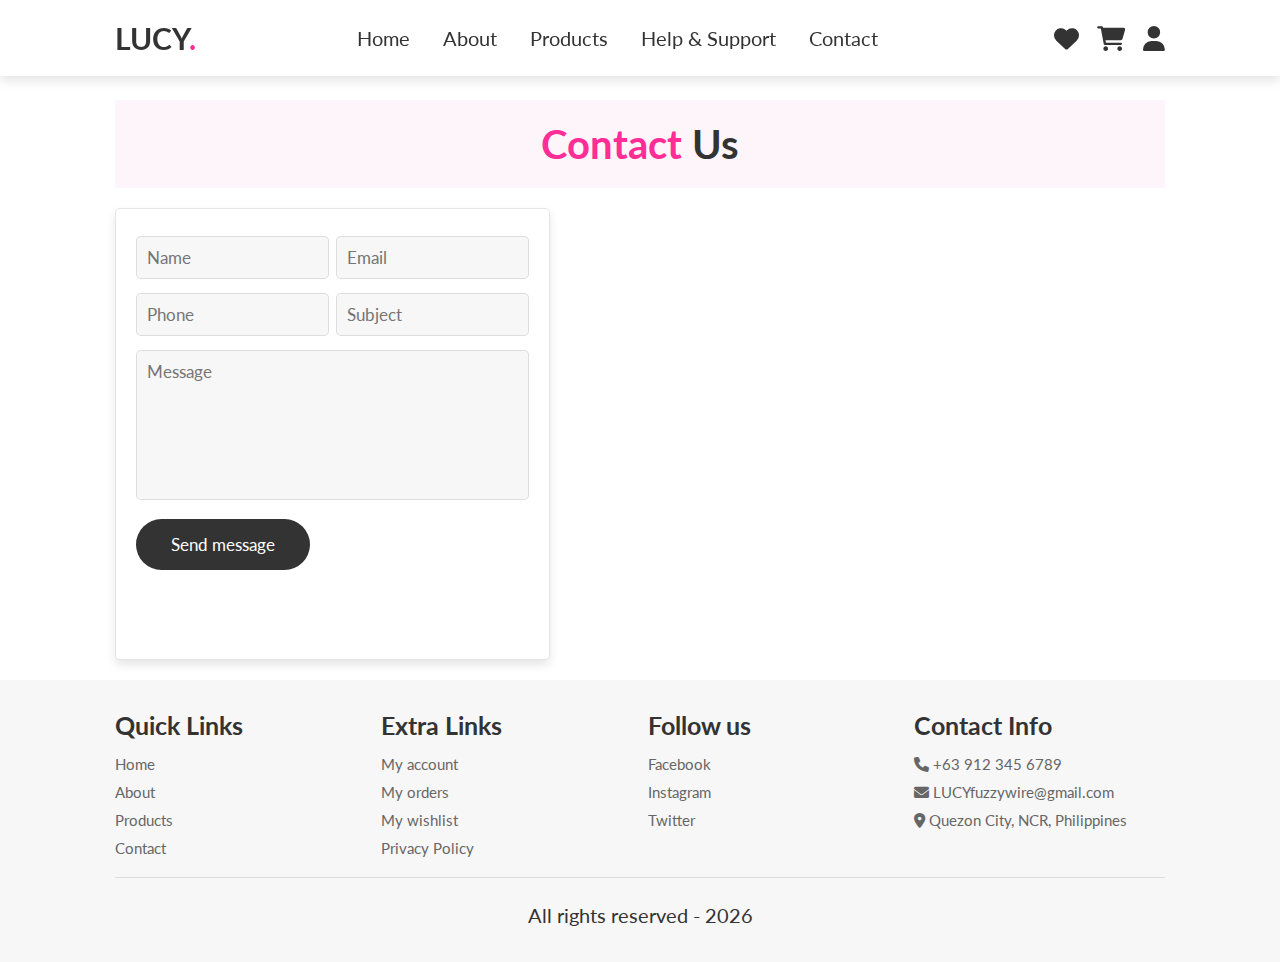
<file: contact.html>
<!DOCTYPE html>
<html lang="en">
<head>
    <meta charset="UTF-8">
    <meta name="viewport" content="width=device-width, initial-scale=1.0">
    <title>Fuzzy Wire Crafts - Handmade Art</title>
    <link rel="stylesheet" href="https://cdnjs.cloudflare.com/ajax/libs/font-awesome/6.0.0/css/all.min.css">
    <link rel="stylesheet" href="style2.css">
    <link href='https://fonts.googleapis.com/css?family=Lato' rel='stylesheet'>
</head>
<body>
    <!-- Header -->
    <header>
        <input type="checkbox" id="toggler">
        <label for="toggler" class="fas fa-bars"></label>

        <a href="#" class="logo">LUCY<span>.</span></a>

        <nav class="navbar">
            <a href="index.html">Home</a>
            <a href="about.html">About</a>
            <a href="products.html">Products</a>
            <a href="help.html">Help & Support</a>
            <a href="contact.html">Contact</a>
        </nav>

        <div class="icons">
            <a href="#" class="fas fa-heart"></a>
            <a href="#" class="fas fa-shopping-cart"></a>
            <a href="#" class="fas fa-user"></a>
        </div>
    </header>

    <!-- Contact Section -->
    <section class="contact" id="contact">
        <h1 class="heading"><span>Contact</span> Us</h1>

        <div class="row">
            <form>
                <div class="inputBox">
                    <input type="text" placeholder="Name">
                    <input type="email" placeholder="Email">
                </div>
                <div class="inputBox">
                    <input type="tel" placeholder="Phone">
                    <input type="text" placeholder="Subject">
                </div>
                <textarea placeholder="Message"></textarea>
                <button type="submit" class="btn">Send message</button>
            </form>

            <div class="image">
              <div class="map-container">
                <iframe src="https://www.google.com/maps/embed?pb=!1m18!1m12!1m3!1d3859.342926053981!2d121.06647187634456!3d14.693189085804296!2m3!1f0!2f0!3f0!3m2!1i1024!2i768!4f13.1!3m3!1m2!1s0x3397b0a526dc7e57%3A0x9dfe9b4db267f193!2sAlegria%20Republic%20Avenue%20Neighborhood%20Association%20(ARNAI)%20Inc!5e0!3m2!1sen!2sph!4v1768398050952!5m2!1sen!2sph" width="600" height="450" style="border:0;" allowfullscreen="" loading="lazy" referrerpolicy="no-referrer-when-downgrade"></iframe>
              </div>
            </div>
        </div>
    </section>
  
<!-- Footer -->
<div id="footer">
        <script>
        fetch("footer.html") 
        .then(response => response.text()) 
        .then(data => { 
            document.getElementById("footer").innerHTML = data; }); 
        </script>
    </div> 

    <script src="script.js"></script>
</body>
</html>
</file>
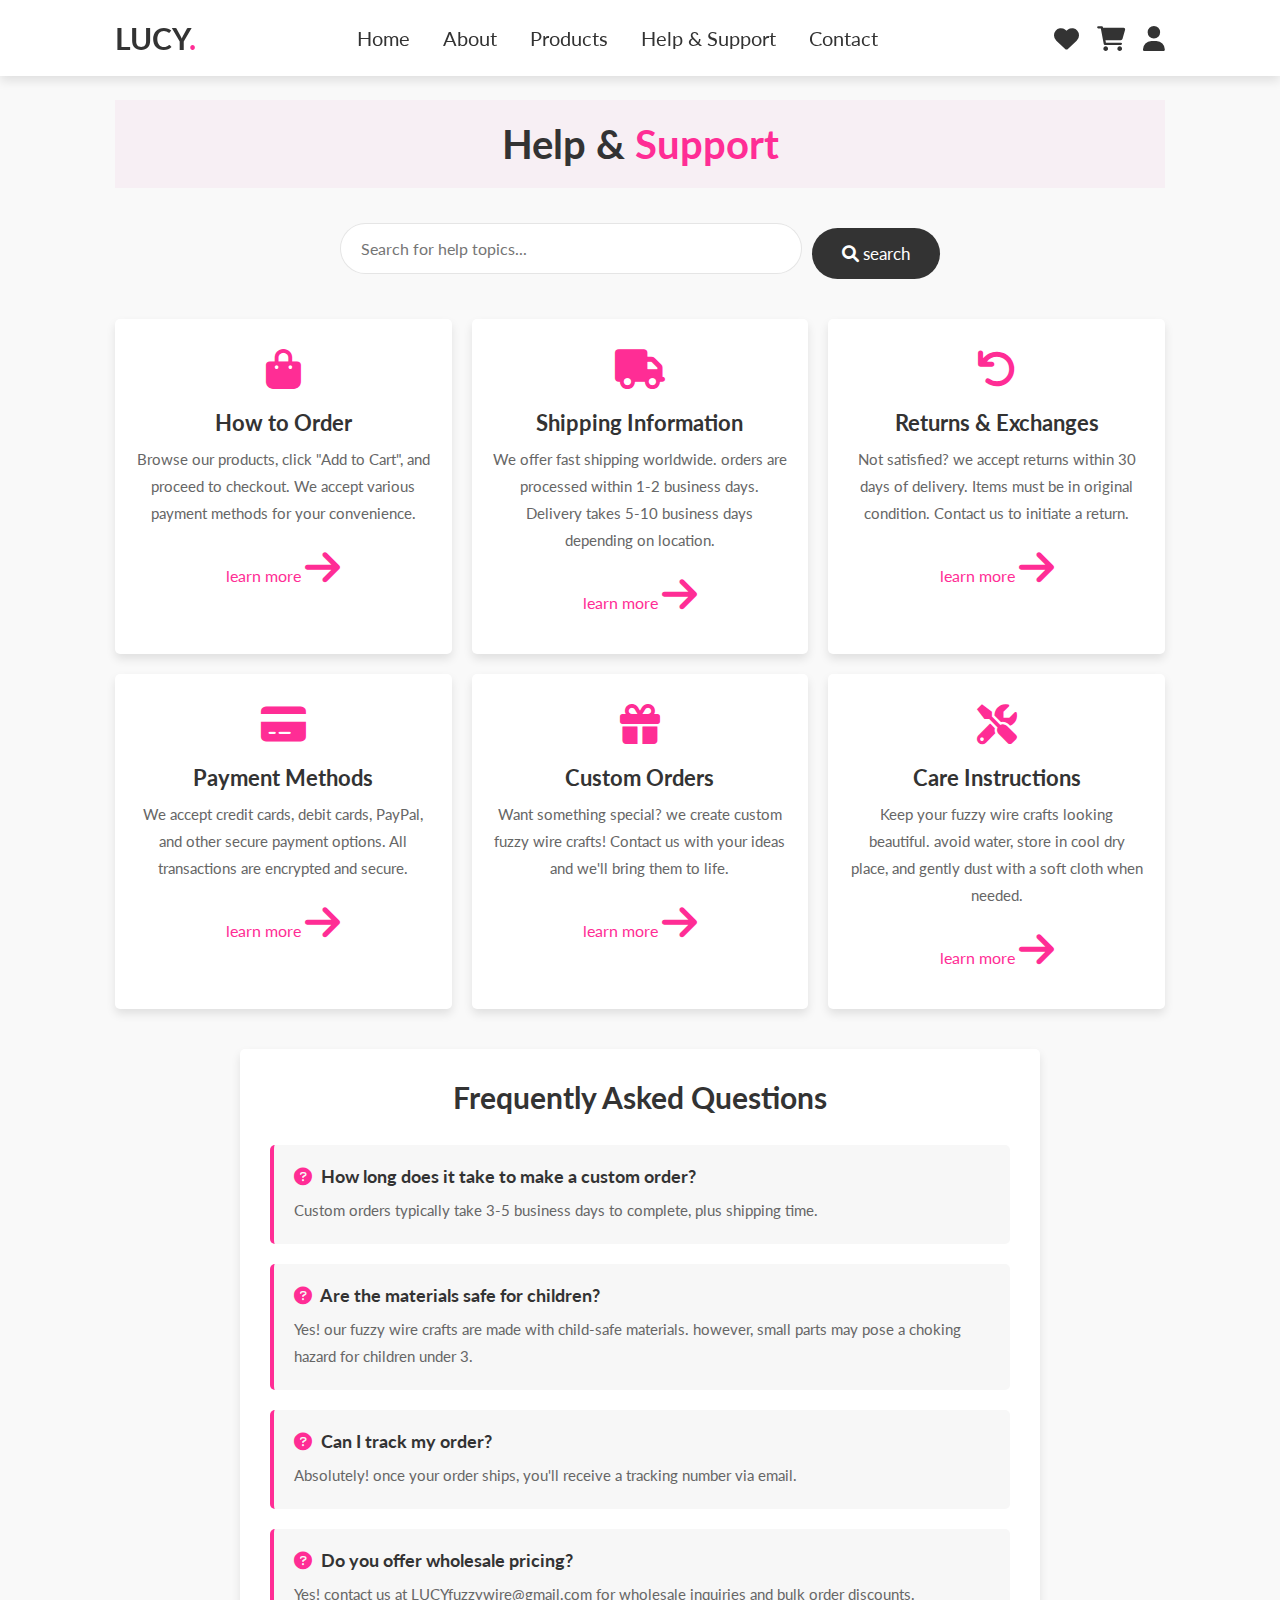
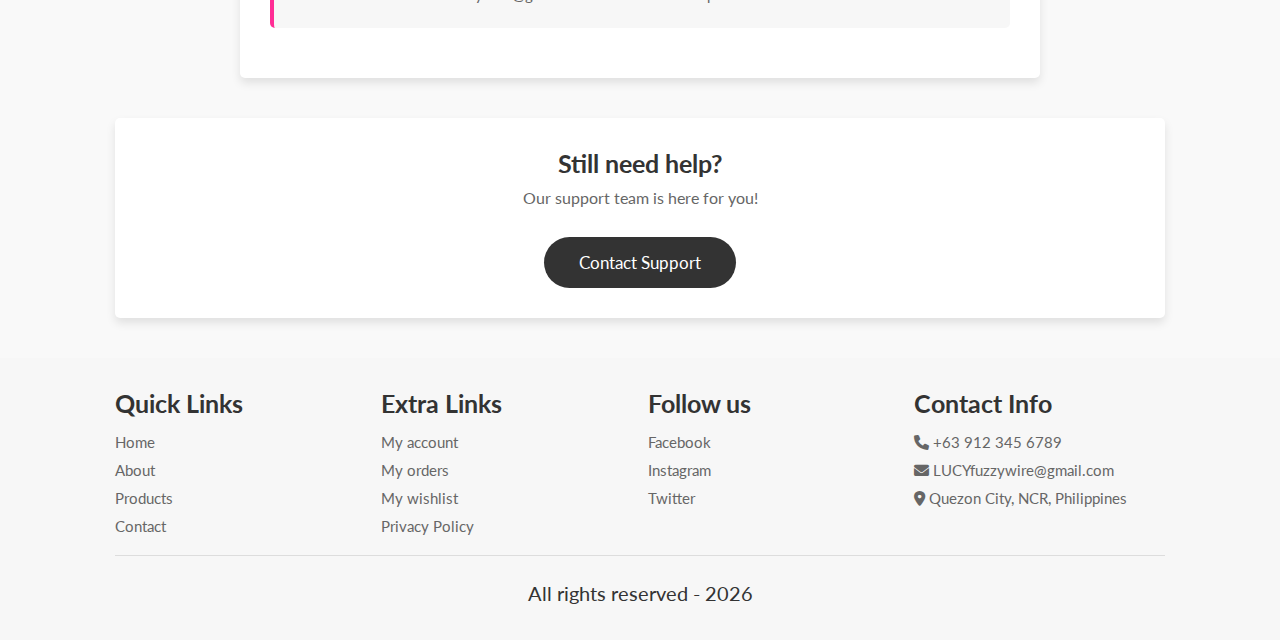
<file: help.html>
<!DOCTYPE html>
<html lang="en">
<head>
    <meta charset="UTF-8">
    <meta name="viewport" content="width=device-width, initial-scale=1.0">
    <title>Fuzzy Wire Crafts - Handmade Art</title>
    <link rel="stylesheet" href="https://cdnjs.cloudflare.com/ajax/libs/font-awesome/6.0.0/css/all.min.css">
    <link rel="stylesheet" href="style2.css">
    <link href='https://fonts.googleapis.com/css?family=Lato' rel='stylesheet'>
</head>
<body>
    <!-- Header -->
    <header>
        <input type="checkbox" id="toggler">
        <label for="toggler" class="fas fa-bars"></label>

        <a href="#" class="logo">LUCY<span>.</span></a>

        <nav class="navbar">
            <a href="index.html">Home</a>
            <a href="about.html">About</a>
            <a href="products.html">Products</a>
            <a href="help.html">Help & Support</a>
            <a href="contact.html">Contact</a>
        </nav>

        <div class="icons">
            <a href="#" class="fas fa-heart"></a>
            <a href="#" class="fas fa-shopping-cart"></a>
            <a href="#" class="fas fa-user"></a>
        </div>
    </header>

    <!-- Help & Support Section -->
    <section class="help" id="help">
        <h1 class="heading">Help & <span>Support</span></h1>

        <div class="search-box">
            <input type="text" placeholder="Search for help topics..." id="helpSearch">
            <button class="btn search-btn"><i class="fas fa-search"></i> search</button>
        </div>

        <div class="help-container">
            <div class="help-box">
                <i class="fas fa-shopping-bag"></i>
                <h3>How to Order</h3>
                <p>Browse our products, click "Add to Cart", and proceed to checkout. We accept various payment methods for your convenience.</p>
                <a href="#" class="help-link">learn more <i class="fas fa-arrow-right"></i></a>
            </div>

            <div class="help-box">
                <i class="fas fa-truck"></i>
                <h3>Shipping Information</h3>
                <p>We offer fast shipping worldwide. orders are processed within 1-2 business days. Delivery takes 5-10 business days depending on location.</p>
                <a href="#" class="help-link">learn more <i class="fas fa-arrow-right"></i></a>
            </div>

            <div class="help-box">
                <i class="fas fa-undo"></i>
                <h3>Returns & Exchanges</h3>
                <p>Not satisfied? we accept returns within 30 days of delivery. Items must be in original condition. Contact us to initiate a return.</p>
                <a href="#" class="help-link">learn more <i class="fas fa-arrow-right"></i></a>
            </div>

            <div class="help-box">
                <i class="fas fa-credit-card"></i>
                <h3>Payment Methods</h3>
                <p>We accept credit cards, debit cards, PayPal, and other secure payment options. All transactions are encrypted and secure.</p>
                <a href="#" class="help-link">learn more <i class="fas fa-arrow-right"></i></a>
            </div>

            <div class="help-box">
                <i class="fas fa-gift"></i>
                <h3>Custom Orders</h3>
                <p>Want something special? we create custom fuzzy wire crafts! Contact us with your ideas and we'll bring them to life.</p>
                <a href="#" class="help-link">learn more <i class="fas fa-arrow-right"></i></a>
            </div>

            <div class="help-box">
                <i class="fas fa-tools"></i>
                <h3>Care Instructions</h3>
                <p>Keep your fuzzy wire crafts looking beautiful. avoid water, store in cool dry place, and gently dust with a soft cloth when needed.</p>
                <a href="#" class="help-link">learn more <i class="fas fa-arrow-right"></i></a>
            </div>
        </div>

        <div class="faq-section">
            <h2>Frequently Asked Questions</h2>
            <div class="faq-item">
                <h4><i class="fas fa-question-circle"></i> How long does it take to make a custom order?</h4>
                <p>Custom orders typically take 3-5 business days to complete, plus shipping time.</p>
            </div>
            <div class="faq-item">
                <h4><i class="fas fa-question-circle"></i> Are the materials safe for children?</h4>
                <p>Yes! our fuzzy wire crafts are made with child-safe materials. however, small parts may pose a choking hazard for children under 3.</p>
            </div>
            <div class="faq-item">
                <h4><i class="fas fa-question-circle"></i> Can I track my order?</h4>
                <p>Absolutely! once your order ships, you'll receive a tracking number via email.</p>
            </div>
            <div class="faq-item">
                <h4><i class="fas fa-question-circle"></i> Do you offer wholesale pricing?</h4>
                <p>Yes! contact us at LUCYfuzzywire@gmail.com for wholesale inquiries and bulk order discounts.</p>
            </div>
        </div>

        <div class="contact-support">
            <h3>Still need help?</h3>
            <p>Our support team is here for you!</p>
            <a href="#contact" class="btn">Contact Support</a>
        </div>
    </section>
  
<!-- Footer -->
   <div id="footer">
        <script>
        fetch("footer.html") 
        .then(response => response.text()) 
        .then(data => { 
            document.getElementById("footer").innerHTML = data; }); 
        </script>
    </div> 
    <script src="script.js"></script>
</body>
</html>
</file>
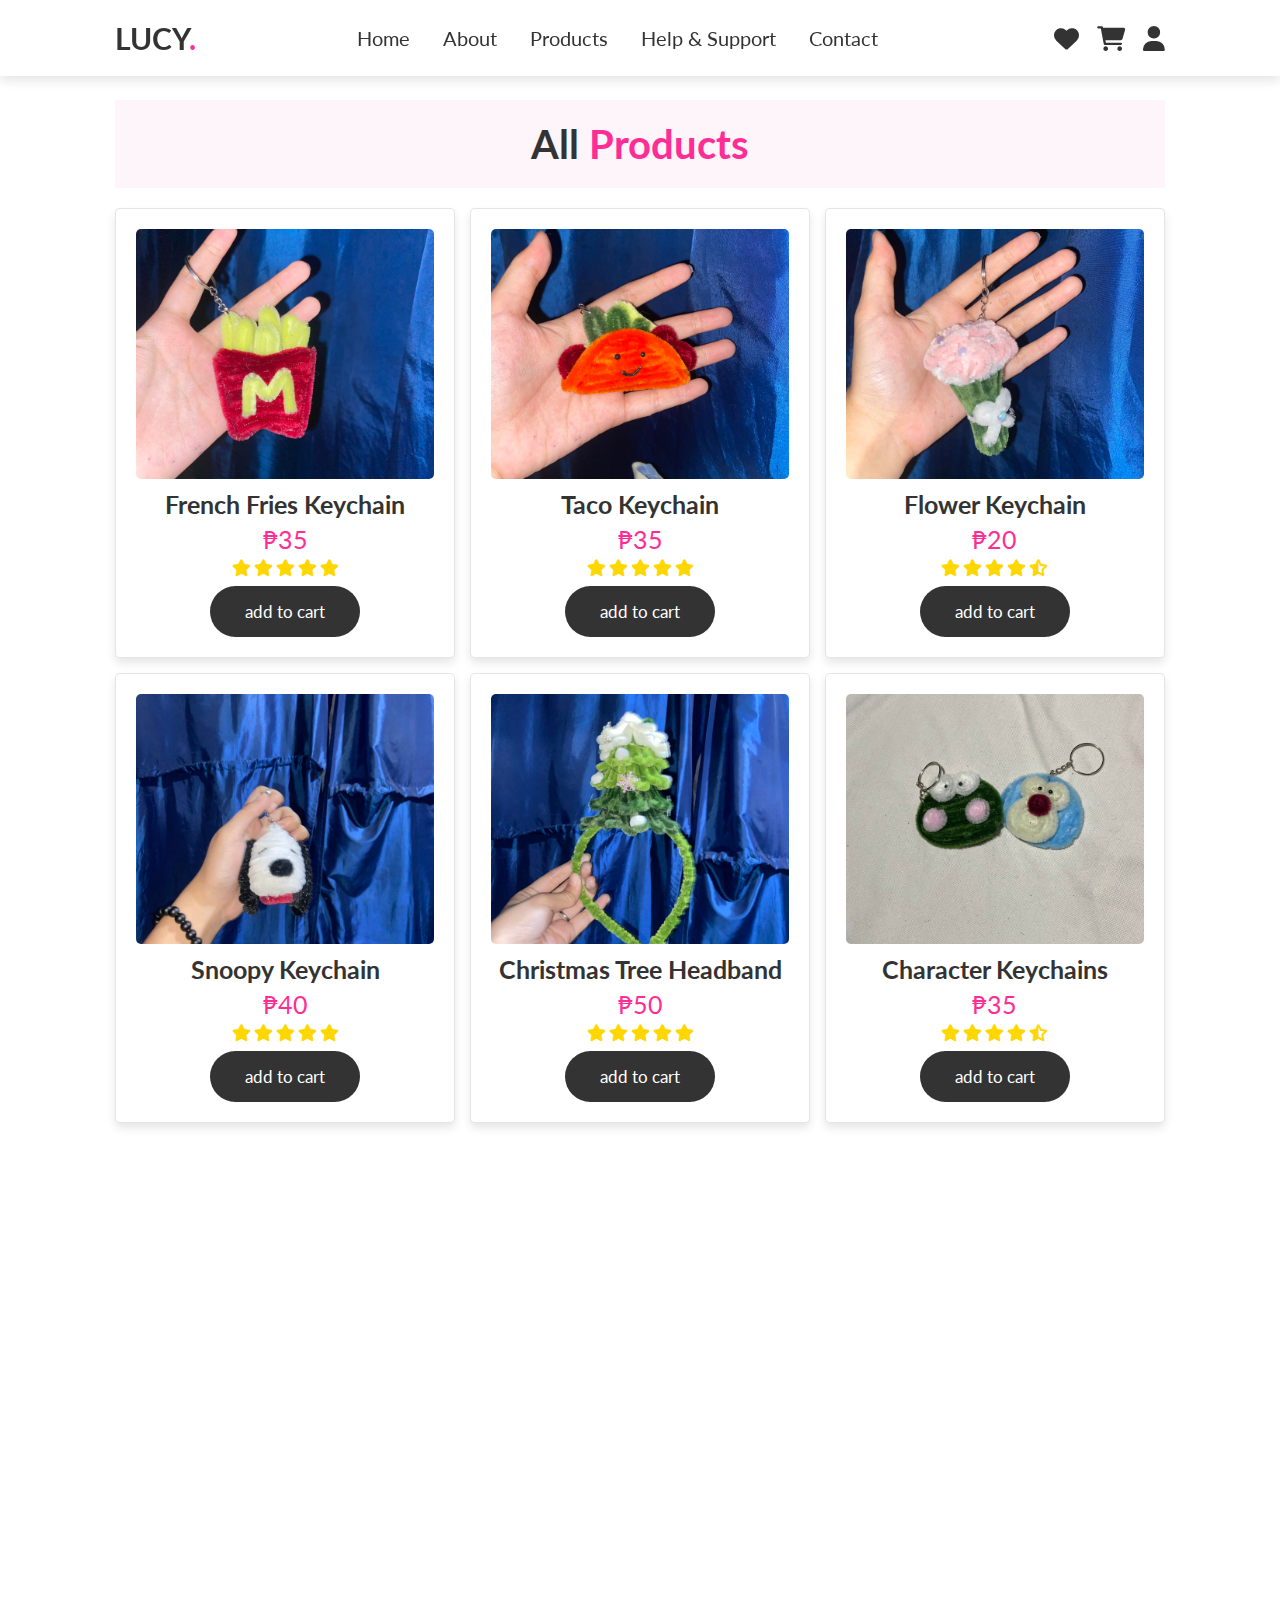
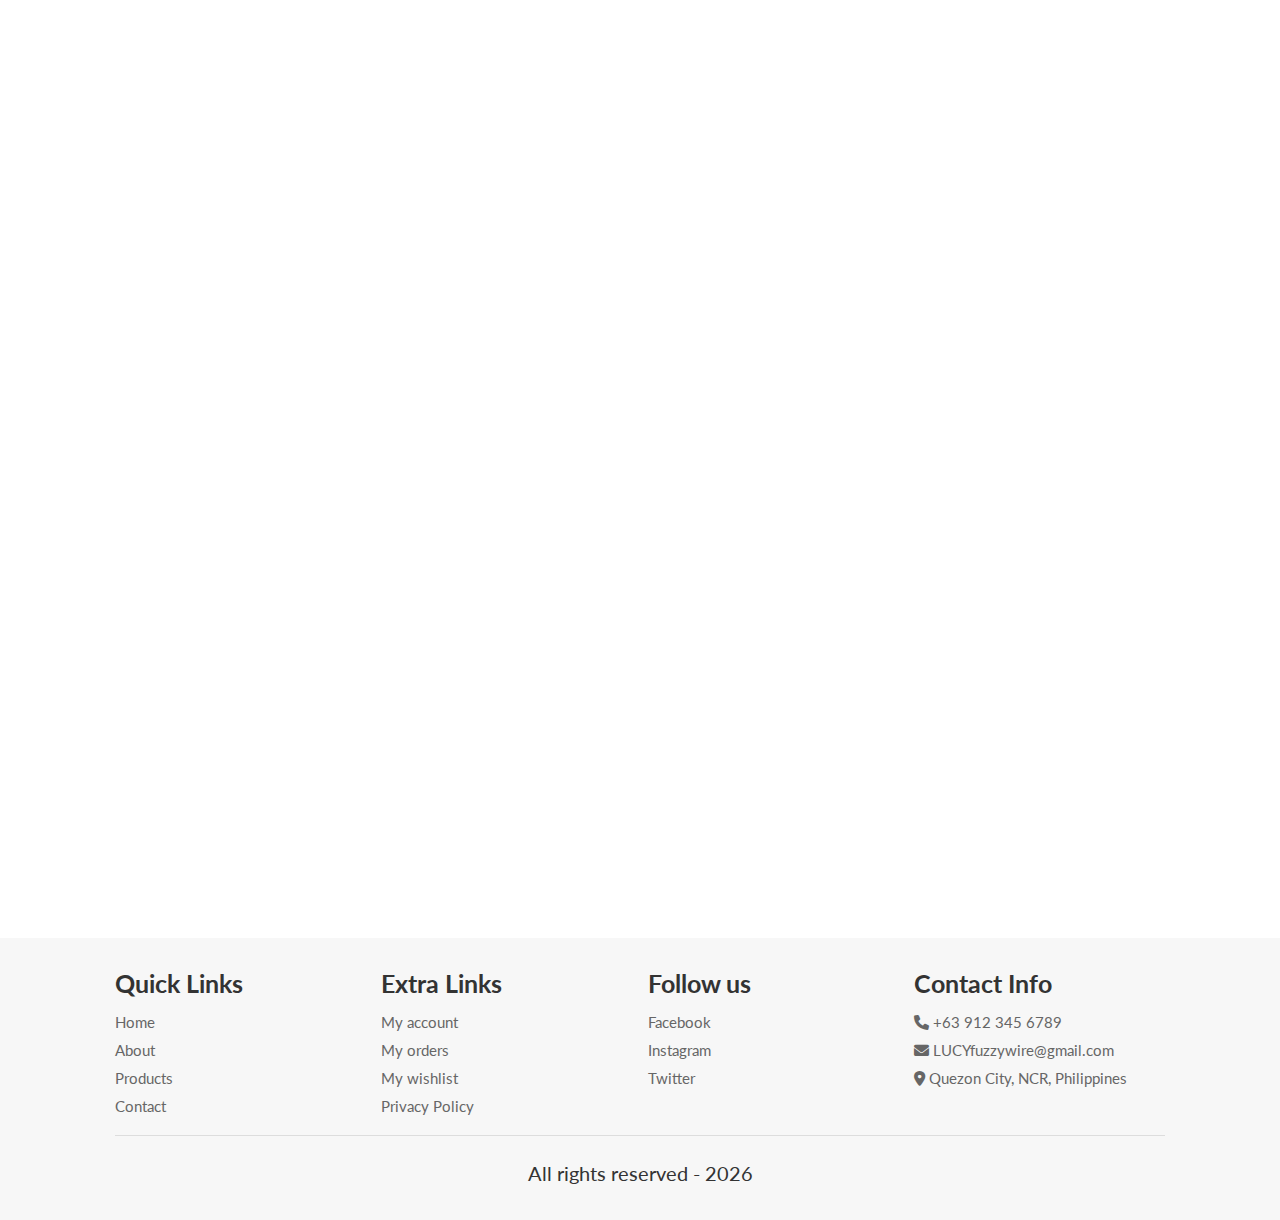
<file: products.html>
<!DOCTYPE html>
<html lang="en">
<head>
    <meta charset="UTF-8">
    <meta name="viewport" content="width=device-width, initial-scale=1.0">
    <title>Fuzzy Wire Crafts - Handmade Art</title>
    <link rel="stylesheet" href="https://cdnjs.cloudflare.com/ajax/libs/font-awesome/6.0.0/css/all.min.css">
    <link rel="stylesheet" href="style2.css">
    <link href='https://fonts.googleapis.com/css?family=Lato' rel='stylesheet'>
</head>
<body>
    <!-- Header -->
    <header>
        <input type="checkbox" id="toggler">
        <label for="toggler" class="fas fa-bars"></label>

        <a href="#" class="logo">LUCY<span>.</span></a>

        <nav class="navbar">
            <a href="index.html">Home</a>
            <a href="about.html">About</a>
            <a href="products.html">Products</a>
            <a href="help.html">Help & Support</a>
            <a href="contact.html">Contact</a>
        </nav>

        <div class="icons">
            <a href="#" class="fas fa-heart"></a>
            <a href="#" class="fas fa-shopping-cart"></a>
            <a href="#" class="fas fa-user"></a>
        </div>
    </header>

    <!-- Products Section -->
    <section class="products" id="products">
        <h1 class="heading">All <span>Products</span></h1>

        <div class="box-container">
            <div class="box">
                <div class="image">
                    <img src="Images/1.mcdo.jpg" alt="French Fries Keychain">
                </div>
                <div class="content">
                    <h3>French Fries Keychain</h3>
                    <div class="price">₱35</div>
                    <div class="stars">
                        <i class="fas fa-star"></i>
                        <i class="fas fa-star"></i>
                        <i class="fas fa-star"></i>
                        <i class="fas fa-star"></i>
                        <i class="fas fa-star"></i>
                    </div>
                    <a href="#" class="btn">add to cart</a>
                </div>
            </div>

            <div class="box">
                <div class="image">
                    <img src="Images/2. tortilla.jpg" alt="Taco Keychain">
                </div>
                <div class="content">
                    <h3>Taco Keychain</h3>
                    <div class="price">₱35</div>
                    <div class="stars">
                        <i class="fas fa-star"></i>
                        <i class="fas fa-star"></i>
                        <i class="fas fa-star"></i>
                        <i class="fas fa-star"></i>
                        <i class="fas fa-star"></i>
                    </div>
                    <a href="#" class="btn">add to cart</a>
                </div>
            </div>

            <div class="box">
                <div class="image">
                    <img src="Images/3. flower.jpg" alt="Flower Keychain">
                </div>
                <div class="content">
                    <h3>Flower Keychain</h3>
                    <div class="price">₱20</div>
                    <div class="stars">
                        <i class="fas fa-star"></i>
                        <i class="fas fa-star"></i>
                        <i class="fas fa-star"></i>
                        <i class="fas fa-star"></i>
                        <i class="fas fa-star-half-alt"></i>
                    </div>
                    <a href="#" class="btn">add to cart</a>
                </div>
            </div>

            <div class="box">
                <div class="image">
                    <img src="Images/4. snoopy.jpg" alt="Puppy Keychain">
                </div>
                <div class="content">
                    <h3>Snoopy Keychain</h3>
                    <div class="price">₱40</div>
                    <div class="stars">
                        <i class="fas fa-star"></i>
                        <i class="fas fa-star"></i>
                        <i class="fas fa-star"></i>
                        <i class="fas fa-star"></i>
                        <i class="fas fa-star"></i>
                    </div>
                    <a href="#" class="btn">add to cart</a>
                </div>
            </div>

            <div class="box">
                <div class="image">
                    <img src="Images/5. christmas_tree.jpg" alt="Christmas Tree Headband">
                </div>
                <div class="content">
                    <h3>Christmas Tree Headband</h3>
                    <div class="price">₱50</div>
                    <div class="stars">
                        <i class="fas fa-star"></i>
                        <i class="fas fa-star"></i>
                        <i class="fas fa-star"></i>
                        <i class="fas fa-star"></i>
                        <i class="fas fa-star"></i>
                    </div>
                    <a href="#" class="btn">add to cart</a>
                </div>
            </div>

            <div class="box">
                <div class="image">
                    <img src="Images/5. doraemon.jpg" alt="character keychains">
                </div>
                <div class="content">
                    <h3>Character Keychains</h3>
                    <div class="price">₱35</div>
                    <div class="stars">
                        <i class="fas fa-star"></i>
                        <i class="fas fa-star"></i>
                        <i class="fas fa-star"></i>
                        <i class="fas fa-star"></i>
                        <i class="fas fa-star-half-alt"></i>
                    </div>
                    <a href="#" class="btn">add to cart</a>
                </div>
            </div>

            <div class="box">
                <div class="image">
                    <img src="Images/7. music.jpg" alt="music note keychains">
                </div>
                <div class="content">
                    <h3>Music Note Keychains</h3>
                    <div class="price">₱15</div>
                    <div class="stars">
                        <i class="fas fa-star"></i>
                        <i class="fas fa-star"></i>
                        <i class="fas fa-star"></i>
                        <i class="fas fa-star"></i>
                        <i class="fas fa-star"></i>
                    </div>
                    <a href="#" class="btn">add to cart</a>
                </div>
            </div>

            <div class="box">
                <div class="image">
                    <img src="Images/cherries.jpg" alt="cherry keychains">
                </div>
                <div class="content">
                    <h3>Cherry Keychain Set</h3>
                    <div class="price">₱25</div>
                    <div class="stars">
                        <i class="fas fa-star"></i>
                        <i class="fas fa-star"></i>
                        <i class="fas fa-star"></i>
                        <i class="fas fa-star"></i>
                        <i class="fas fa-star"></i>
                    </div>
                    <a href="#" class="btn">add to cart</a>
                </div>
            </div>

            <div class="box">
                <div class="image">
                    <img src="Images/cherry.jpg" alt="cherry star keychain">
                </div>
                <div class="content">
                    <h3>Cherry Star Keychain</h3>
                    <div class="price">₱25</div>
                    <div class="stars">
                        <i class="fas fa-star"></i>
                        <i class="fas fa-star"></i>
                        <i class="fas fa-star"></i>
                        <i class="fas fa-star"></i>
                        <i class="fas fa-star-half-alt"></i>
                    </div>
                    <a href="#" class="btn">add to cart</a>
                </div>
            </div>

            <div class="box">
                <div class="image">
                    <img src="Images/flowers ring.jpg" alt="flower keychain set">
                </div>
                <div class="content">
                    <h3>Flower Keychain Set</h3>
                    <div class="price">₱20</div>
                    <div class="stars">
                        <i class="fas fa-star"></i>
                        <i class="fas fa-star"></i>
                        <i class="fas fa-star"></i>
                        <i class="fas fa-star"></i>
                        <i class="fas fa-star"></i>
                    </div>
                    <a href="#" class="btn">add to cart</a>
                </div>
            </div>

            <div class="box">
                <div class="image">
                    <img src="Images/luffy's hat.jpg" alt="yellow hat keychain">
                </div>
                <div class="content">
                    <h3>Luffy's Hat keychain</h3>
                    <div class="price">₱40</div>
                    <div class="stars">
                        <i class="fas fa-star"></i>
                        <i class="fas fa-star"></i>
                        <i class="fas fa-star"></i>
                        <i class="fas fa-star"></i>
                        <i class="far fa-star"></i>
                    </div>
                    <a href="#" class="btn">add to cart</a>
                </div>
            </div>

            <div class="box">
                <div class="image">
                    <img src="Images/octopus.jpg" alt="cute character set">
                </div>
                <div class="content">
                    <h3>Cute Octopus Set</h3>
                    <div class="price">₱35</div>
                    <div class="stars">
                        <i class="fas fa-star"></i>
                        <i class="fas fa-star"></i>
                        <i class="fas fa-star"></i>
                        <i class="fas fa-star"></i>
                        <i class="fas fa-star"></i>
                    </div>
                    <a href="#" class="btn">add to cart</a>
                </div>
            </div>

            <div class="box">
                <div class="image">
                    <img src="Images/pizza.jpg" alt="Pizza Keychain">
                </div>
                <div class="content">
                    <h3>Pizza Keychain Set</h3>
                    <div class="price">₱20</div>
                    <div class="stars">
                        <i class="fas fa-star"></i>
                        <i class="fas fa-star"></i>
                        <i class="fas fa-star"></i>
                        <i class="fas fa-star"></i>
                        <i class="fas fa-star-half-alt"></i>
                    </div>
                    <a href="#" class="btn">add to cart</a>
                </div>
            </div>

            <div class="box">
                <div class="image">
                    <img src="Images/turtles.jpg" alt="turtles keychains">
                </div>
                <div class="content">
                    <h3>Turtle Keychain Set</h3>
                    <div class="price">₱20</div>
                    <div class="stars">
                        <i class="fas fa-star"></i>
                        <i class="fas fa-star"></i>
                        <i class="fas fa-star"></i>
                        <i class="fas fa-star"></i>
                        <i class="fas fa-star-half-alt"></i>
                    </div>
                    <a href="#" class="btn">add to cart</a>
                </div>
            </div>

            <div class="box">
                <div class="image">
                    <img src="Images/ribbon.jpg" alt="bow keychains">
                </div>
                <div class="content">
                    <h3>Bow Keychain Collection</h3>
                    <div class="price">₱15</div>
                    <div class="stars">
                        <i class="fas fa-star"></i>
                        <i class="fas fa-star"></i>
                        <i class="fas fa-star"></i>
                        <i class="fas fa-star"></i>
                        <i class="fas fa-star"></i>
                    </div>
                    <a href="#" class="btn">add to cart</a>
                </div>
            </div>
        </div>
    </section>
  
<!-- Footer -->
   <div id="footer">
        <script>
        fetch("footer.html") 
        .then(response => response.text()) 
        .then(data => { 
            document.getElementById("footer").innerHTML = data; }); 
        </script>
    </div> 

    <script src="script.js"></script>
</body>
</html>
</file>
<file: style2.css>
:root {
    --pink: #ff2d95;
}

* { 
    margin: 0;
    padding: 0;
    box-sizing: border-box;
    font-family: 'Lato';
    /* font-family: 'Montserrat Bold'; */
    outline: none;
    border: none;  
    text-decoration: none;
    transition: .2s linear;
}

html {
    font-size: 62.5%;
    scroll-behavior: smooth;
    scroll-padding-top: 7rem;
    overflow-x: hidden;
}

section {
    padding: 8rem 9% 2rem;
}

.heading {
    text-align: center;
    font-size: 4rem;
    color: #333;
    padding: 2rem;
    margin: 2rem 0;
    background: rgba(225, 51, 153, 0.05);
}

.heading span {
    color: var(--pink);
}

.btn {
    display: inline-block;
    margin-top: 1rem;
    padding: 1.5rem 3.5rem;
    background: #333;
    color: #fff;
    font-size: 1.7rem;
    border-radius: 5rem;
    cursor: pointer;
}

.btn:hover {
    background: var(--pink);
}

/* Header Styles */
header {
    position: fixed;
    top: 0;
    left: 0;
    right: 0;
    background: #fff;
    padding: 2rem 9%;
    display: flex;
    align-items: center;
    justify-content: space-between;
    z-index: 1000;
    box-shadow: 0 .5rem 1rem rgba(0,0,0,.1);
}

header .logo {
    font-size: 3rem;
    color: #333;
    font-weight: bolder;
}

header .logo span {
    color: var(--pink);
}

header .navbar a {
    font-size: 2rem;
    padding: 0 1.5rem;
    color: #333;
}

header .navbar a:hover {
    color: var(--pink);
}

header .icons a {
    font-size: 2.5rem;
    color: #333;
    margin-left: 1.5rem;
}

header .icons a:hover {
    color: var(--pink);
}

header #toggler {
    display: none;
}

header .fa-bars {
    font-size: 3rem;
    color: #333;
    border-radius: .5rem;
    padding: .5rem 1.5rem;
    cursor: pointer;
    border: .1rem solid rgba(0,0,0,0.3);
    display: none;
}

Home Section
.home{
    min-height: 100vh;
    /* background: url('Images/bgs.jpg') no-repeat; */
    background-size: cover;
    background-position: center;
    display: flex;
    align-items: center;
}

/* .home .carousel-container {
    width: 100%;
    max-width: 120rem;
    margin: 0 auto;
    position: relative;
    padding: 0 9%;
}

.home .carousel-slide {
    display: none;
    animation: fadeIn 0.8s ease-in-out;
}

.home .carousel-slide.active {
    display: block;
}

.home .carousel-slide .content {
    max-width: 50rem;
} */

.home .content h3 {
    font-size: 6rem;
    color: #333;
    animation: slideInLeft 0.8s ease-out;
}

.home .content span {
    font-size: 3.5rem;
    color: var(--pink);
    padding: 1rem 0;
    line-height: 1.5;
    display: block;
    animation: slideInLeft 0.8s ease-out 0.2s;
    animation-fill-mode: backwards;
}

.home .content p {
    font-size: 1.8rem;
    color: #666;
    padding: 1rem 0;
    line-height: 1.5;
    animation: slideInLeft 0.8s ease-out 0.4s;
    animation-fill-mode: backwards;
}

.home .content .btn {
    animation: slideInLeft 0.8s ease-out 0.6s;
    animation-fill-mode: backwards;
}

Carousel Controls
.carousel-btn {
    position: absolute;
    top: 50%;
    transform: translateY(-50%);
    background: rgba(255, 255, 255, 0.9);
    color: #333;
    border: none;
    width: 5rem;
    height: 5rem;
    border-radius: 50%;
    font-size: 2rem;
    cursor: pointer;
    transition: all 0.3s;
    z-index: 10;
    box-shadow: 0 .5rem 1rem rgba(0, 0, 0, 0.2);
}

.carousel-btn:hover {
    background: var(--pink);
    color: #fff;
    transform: translateY(-50%) scale(1.1);
}

.carousel-btn.prev {
    left: 2rem;
}

.carousel-btn.next {
    right: 2rem;
} */

/* Carousel Indicators */
/* .carousel-indicators {
    position: absolute;
    bottom: 3rem;
    left: 50%;
    transform: translateX(-50%);
    display: flex;
    gap: 1rem;
    z-index: 10;
}

.carousel-indicators .indicator {
    width: 1.2rem;
    height: 1.2rem;
    border-radius: 50%;
    background: rgba(255, 255, 255, 0.5);
    cursor: pointer;
    transition: all 0.3s;
}

.carousel-indicators .indicator:hover {
    background: rgba(255, 255, 255, 0.8);
    transform: scale(1.2);
}

.carousel-indicators .indicator.active {
    background: var(--pink);
    width: 3rem;
    border-radius: 1rem;
} */

/* Carousel Animations */
/* @keyframes fadeIn {
    from {
        opacity: 0;
    }
    to {
        opacity: 1;
    }
}

@keyframes slideInLeft {
    from {
        opacity: 0;
        transform: translateX(-5rem);
    }
    to {
        opacity: 1;
        transform: translateX(0);
    }
}

/* About Section */
.about {
  padding: 8rem 9% 2rem;
}

.about .heading {
  text-align: center;
  font-size: 4rem;
  color: #333;
  padding: 2rem;
  margin: 2rem 0;
  background: rgba(225, 51, 153, 0.05);
}

.about .heading span {
  color: var(--pink);
}

.about .row {
  display: flex;
  align-items: center;
  gap: 3rem;
  flex-wrap: wrap;
  padding: 2rem 0;
  padding-bottom: 3rem;
}

/* Video on the LEFT */
.about .row .video-container {
  flex: 1 1 45rem;
  position: relative;
  order: 1; 
}

.about .row .video-container video {
  width: 100%;
  max-height: 50rem;
  border: 1.5rem solid #fff;
  border-radius: .5rem;
  box-shadow: 0 .5rem 1rem rgba(0,0,0,.1);
  object-fit: cover;
  display: block;
}

.about .row .content {
  flex: 1 1 45rem;
  order: 2; 
}

.about .row .content h3 {
  font-size: 3rem;
  color: #333;
  margin-bottom: 1rem;
}

.about .row .content p {
  font-size: 1.6rem;
  color: #666;
  padding: 0.5rem 0;
  line-height: 1.8;
  margin-bottom: 1rem;
}

.about .row .content .btn {
  margin-top: 1rem;
}

/* Icons Container */
.about .icons-container {
  display: grid;
  grid-template-columns: repeat(auto-fit, minmax(25rem, 1fr));
  gap: 2rem;
  margin-top: 3rem;
}

.about .icons-container .icons {
  border: .1rem solid rgba(0,0,0,.1);
  background: #fff;
  border-radius: .5rem;
  padding: 2.5rem;
  display: flex;
  align-items: center;
  gap: 1.5rem;
  transition: transform 0.3s ease;
}

.about .icons-container .icons:hover {
  transform: translateY(-5px);
  box-shadow: 0 1rem 2rem rgba(0,0,0,.1);
}

.about .icons-container .icons i {
  font-size: 4.5rem;
  color: var(--pink);
  min-width: 5rem;
}

.about .icons-container .icons .info h3 {
  font-size: 2rem;
  color: #333;
  padding-bottom: .5rem;
}

.about .icons-container .icons .info p {
  font-size: 1.4rem;
  color: #666;
  line-height: 1.6;
}

/* RESPONSIVE - ABOUT SECTION */

@media (max-width: 991px) {
  .about {
    padding: 5rem 5% 2rem;
  }

  .about .heading {
    font-size: 3.5rem;
  }

  .about .row {
    gap: 2rem;
  }

  .about .row .content h3 {
    font-size: 2.5rem;
  }

  .about .row .content p {
    font-size: 1.5rem;
  }

  .about .icons-container .icons {
    padding: 2rem;
  }

  .about .icons-container .icons i {
    font-size: 4rem;
  }
}

/* Products Section */
.products .box-container {
    display: grid;
    grid-template-columns: repeat(auto-fit, minmax(28rem, 1fr));
    gap: 1.5rem;
}

.products .box-container .box {
    text-align: center;
    border: .1rem solid rgba(0,0,0,.1);
    padding: 2rem;
    background: #fff;
    border-radius: .5rem;
    box-shadow: 0 .5rem 1rem rgba(0,0,0,.1);
}

.products .box-container .box .image {
    height: 25rem;
    width: 100%;
    overflow: hidden;
    border-radius: .5rem;
}

.products .box-container .box .image img {
    height: 100%;
    width: 100%;
    object-fit: cover;
}

.products .box-container .box:hover .image img {
    transform: scale(1.1);
}

.products .box-container .box .content h3 {
    font-size: 2.5rem;
    color: #333;
    padding-top: 1rem;
}

.products .box-container .box .content .price {
    font-size: 2.5rem;
    color: var(--pink);
    padding: .5rem 0;
}

.products .box-container .box .content .stars i {
    font-size: 1.7rem;
    color: gold;
}

/* Contact Section */
.contact .row {
    display: flex;
    flex-wrap: wrap;
    gap: 1.5rem;
}

.contact .row form {
    flex: 1 1 40rem;
    padding: 2rem;
    border: .1rem solid rgba(0,0,0,.1);
    background: #fff;
    border-radius: .5rem;
    box-shadow: 0 .5rem 1rem rgba(0,0,0,.1);
}

.contact .row .image {
    flex: 1 1 40rem;
}

.contact .row .image img {
    width: 100%;
    border-radius: .5rem;
}

.contact .row form .inputBox {
    display: flex;
    justify-content: space-between;
    flex-wrap: wrap;
}

.contact .row form .inputBox input,
.contact .row form textarea {
    border: .1rem solid rgba(0,0,0,.1);
    font-size: 1.7rem;
    color: #333;
    background: #f7f7f7;
    padding: 1rem;
    margin: .7rem 0;
    border-radius: .5rem;
    width: 49%;
    text-transform: none;
}

.contact .row form textarea {
    width: 100%;
    resize: none;
    height: 15rem;
}




/* Help & Support Section */
.help {
    background: #f9f9f9;
}

.help .search-box {
    max-width: 60rem;
    margin: 3rem auto;
    display: flex;
    gap: 1rem;
    align-items: center;
}

.help .search-box input {
    flex: 1;
    padding: 1.5rem 2rem;
    font-size: 1.6rem;
    border: .1rem solid rgba(0,0,0,.1);
    border-radius: 5rem;
    background: #fff;
    text-transform: none;
}

.help .search-box .search-btn {
    padding: 1.5rem 3rem;
}

.help .help-container {
    display: grid;
    grid-template-columns: repeat(auto-fit, minmax(30rem, 1fr));
    gap: 2rem;
    margin: 4rem 0;
}

.help .help-box {
    background: #fff;
    padding: 3rem 2rem;
    border-radius: .5rem;
    box-shadow: 0 .5rem 1rem rgba(0,0,0,.1);
    text-align: center;
    transition: transform .3s;
}

.help .help-box:hover {
    transform: translateY(-5px);
}

.help .help-box i {
    font-size: 4rem;
    color: var(--pink);
    margin-bottom: 1rem;
}

.help .help-box h3 {
    font-size: 2.2rem;
    color: #333;
    margin: 1rem 0;
}

.help .help-box p {
    font-size: 1.5rem;
    color: #666;
    line-height: 1.8;
    margin: 1rem 0;
}

.help .help-box .help-link {
    display: inline-block;
    margin-top: 1rem;
    font-size: 1.6rem;
    color: var(--pink);
    text-decoration: none;
}

.help .help-box .help-link:hover {
    text-decoration: underline;
}

.help .faq-section {
    max-width: 80rem;
    margin: 4rem auto;
    background: #fff;
    padding: 3rem;
    border-radius: .5rem;
    box-shadow: 0 .5rem 1rem rgba(0,0,0,.1);
}

.help .faq-section h2 {
    font-size: 3rem;
    color: #333;
    text-align: center;
    margin-bottom: 3rem;
}

.help .faq-item {
    margin: 2rem 0;
    padding: 2rem;
    background: #f7f7f7;
    border-radius: .5rem;
    border-left: .4rem solid var(--pink);
}

.help .faq-item h4 {
    font-size: 1.8rem;
    color: #333;
    margin-bottom: 1rem;
}

.help .faq-item h4 i {
    color: var(--pink);
    margin-right: .5rem;
}

.help .faq-item p {
    font-size: 1.5rem;
    color: #666;
    line-height: 1.8;
}

.help .contact-support {
    text-align: center;
    margin: 4rem 0 2rem;
    padding: 3rem;
    background: #fff;
    border-radius: .5rem;
    box-shadow: 0 .5rem 1rem rgba(0,0,0,.1);
}

.help .contact-support h3 {
    font-size: 2.5rem;
    color: #333;
    margin-bottom: 1rem;
}

.help .contact-support p {
    font-size: 1.6rem;
    color: #666;
    margin-bottom: 2rem;
}

/* Footer Section */
.footer {
    background: #f7f7f7;
    padding: 2rem 9%;
}

.footer .box-container {
    display: grid;
    grid-template-columns: repeat(auto-fit, minmax(22rem, 1fr));
    gap: 1.5rem;
}

.footer .box-container .box h3 {
    font-size: 2.5rem;
    color: #333;
    padding: 1rem 0;
}

.footer .box-container .box a {
    display: block;
    font-size: 1.5rem;
    color: #666;
    padding: .5rem 0;
}

.footer .box-container .box a:hover {
    color: var(--pink);
    text-decoration: underline;
}

.footer .box-container .box p {
    font-size: 1.5rem;
    color: #666;
    padding: .5rem 0;
}

.footer .box-container .box .email-input {
    width: 100%;
    padding: 1rem;
    margin: .7rem 0;
    border: .1rem solid rgba(0,0,0,.1);
    border-radius: .5rem;
    font-size: 1.5rem;
    text-transform: none;
}

.footer .box-container .box .subscribe-btn {
    margin-top: .5rem;
}

.footer .credit {
    text-align: center;
    padding: 1.5rem;
    margin-top: 1.5rem;
    padding-top: 2.5rem;
    font-size: 2rem;
    color: #333;
    border-top: .1rem solid rgba(0,0,0,.1);
}

.footer .credit span {
    color: var(--pink);
}

/* Notification Styles */
.notification {
    position: fixed;
    top: 10rem;
    right: -40rem;
    background: #fff;
    padding: 2rem 3rem;
    border-radius: .5rem;
    box-shadow: 0 1rem 2rem rgba(0,0,0,.2);
    display: flex;
    align-items: center;
    gap: 1rem;
    z-index: 10000;
    transition: right 0.3s ease;
}

.notification.show {
    right: 2rem;
}

.notification i {
    font-size: 2.5rem;
    color: #28a745;
}

.notification span {
    font-size: 1.6rem;
    color: #333;
}

/* Scroll to Top Button */
.scroll-top-btn {
    position: fixed;
    bottom: 2rem;
    right: 2rem;
    width: 5rem;
    height: 5rem;
    background: var(--pink);
    color: #fff;
    border-radius: 50%;
    font-size: 2rem;
    cursor: pointer;
    opacity: 0;
    visibility: hidden;
    transition: all 0.3s;
    z-index: 9999;
    box-shadow: 0 .5rem 1rem rgba(0,0,0,.2);
}

.scroll-top-btn.show {
    opacity: 1;
    visibility: visible;
}

.scroll-top-btn:hover {
    background: #333;
    transform: translateY(-5px);
}

/* Animation Keyframes */
@keyframes fadeIn {
    from {
        opacity: 0;
        transform: translateY(10px);
    }
    to {
        opacity: 1;
        transform: translateY(0);
    }
}

/* Media Queries */
@media (max-width: 991px) {
    html {
        font-size: 55%;
    }

    header {
        padding: 2rem;
    }

    section {
        padding: 2rem;
    }
}

@media (max-width: 768px) {
    header .fa-bars {
        display: block;
    }

    header .navbar {
        position: absolute;
        top: 100%;
        left: 0;
        right: 0;
        background: #fff;
        border-top: .1rem solid rgba(0,0,0,.1);
        clip-path: polygon(0 0, 100% 0, 100% 0, 0 0);
    }

    header #toggler:checked ~ .navbar {
        clip-path: polygon(0 0, 100% 0, 100% 100%, 0 100%);
    }

    header .navbar a {
        margin: 1.5rem;
        padding: 1.5rem;
        background: #f7f7f7;
        border: .1rem solid rgba(0,0,0,.1);
        display: block;
    }

    .home .content h3 {
        font-size: 5rem;
    }

    .home .content span {
        font-size: 2.5rem;
    }

    .contact .row form .inputBox input {
        width: 100%;
    }

    .carousel-btn {
        width: 4rem;
        height: 4rem;
        font-size: 1.5rem;
    }

    .carousel-btn.prev {
        left: 1rem;
    }

    .carousel-btn.next {
        right: 1rem;
    }

    .carousel-indicators {
        bottom: 2rem;
    }

  .about .row {
    flex-direction: column; /* Stack vertically */
  }

  .about .row .video-container {
    order: 1; /* Video on top */
    width: 100%;
  }

  .about .row .content {
    order: 2; /* Content below */
    width: 100%;
    text-align: center;
  }
}
@media (max-width: 450px) {
    html {
        font-size: 50%;
    }

    .heading {
        font-size: 3rem;
    }
}
</file>
